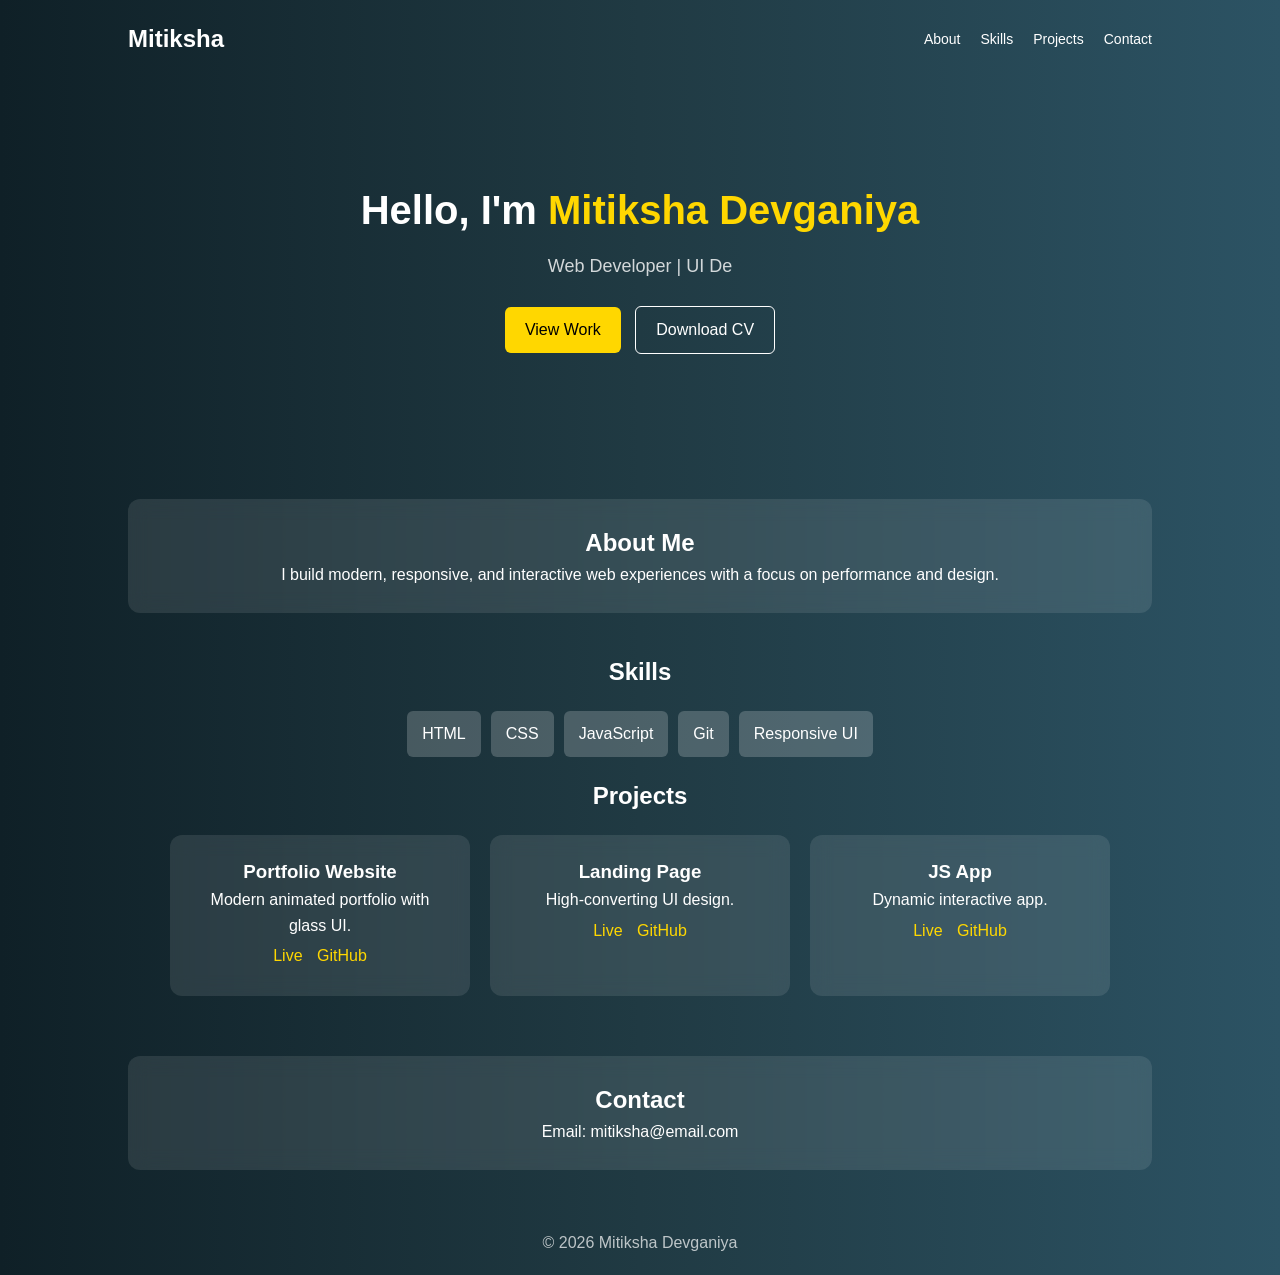
<file: index.html>
<!DOCTYPE html>
<html lang="en">
<head>
  <meta charset="UTF-8">
  <meta name="viewport" content="width=device-width, initial-scale=1.0">
  <title>Mitiksha Devganiya | Portfolio</title>

  <!-- AOS Animation -->
  <link href="https://unpkg.com/aos@2.3.4/dist/aos.css" rel="stylesheet">
  <link rel="stylesheet" href="style.css">
</head>
<body>

<!-- HEADER -->
<header>
  <h2 class="logo">Mitiksha</h2>
  <div class="menu-toggle" id="menu-toggle">☰</div>
  <nav id="nav">
    <a href="#about">About</a>
    <a href="#skills">Skills</a>
    <a href="#projects">Projects</a>
    <a href="#contact">Contact</a>
  </nav>
</header>

<!-- HERO -->
<section class="hero">
  <h1>Hello, I'm <span>Mitiksha Devganiya</span></h1>
  <p class="typing"></p>

  <div class="buttons">
    <a href="#projects" class="btn">View Work</a>
    <a href="#" class="btn-outline">Download CV</a>
  </div>
</section>

<!-- ABOUT -->
<section id="about" class="glass" data-aos="fade-up">
  <h2>About Me</h2>
  <p>I build modern, responsive, and interactive web experiences with a focus on performance and design.</p>
</section>

<!-- SKILLS -->
<section id="skills" data-aos="fade-up">
  <h2>Skills</h2>
  <div class="skills-container">
    <div class="skill">HTML</div>
    <div class="skill">CSS</div>
    <div class="skill">JavaScript</div>
    <div class="skill">Git</div>
    <div class="skill">Responsive UI</div>
  </div>
</section>

<!-- PROJECTS -->
<section id="projects" data-aos="fade-up">
  <h2>Projects</h2>
  <div class="projects-container">

    <div class="card" data-aos="zoom-in">
      <h3>Portfolio Website</h3>
      <p>Modern animated portfolio with glass UI.</p>
      <a href="pro1.html" target="_blank">Live</a>
<a href="https://github.com/mitiksha150-ship-it/mitiksha" target="_blank">GitHub</a>
    </div>

    <div class="card" data-aos="zoom-in" data-aos-delay="100">
      <h3>Landing Page</h3>
      <p>High-converting UI design.</p>
      <a href="#">Live</a>
      <a href="#">GitHub</a>
    </div>

    <div class="card" data-aos="zoom-in" data-aos-delay="200">
      <h3>JS App</h3>
      <p>Dynamic interactive app.</p>
      <a href="#">Live</a>
      <a href="#">GitHub</a>
    </div>

  </div>
</section>

<!-- CONTACT -->
<section id="contact" class="glass" data-aos="fade-up">
  <h2>Contact</h2>
  <p>Email: mitiksha@email.com</p>
</section>

<!-- FOOTER -->
<footer>
  <p>© 2026 Mitiksha Devganiya</p>
</footer>

<!-- SCRIPTS -->
<script src="https://unpkg.com/aos@2.3.4/dist/aos.js"></script>
<script src="script.js"></script>
</body>
</html>
</file>
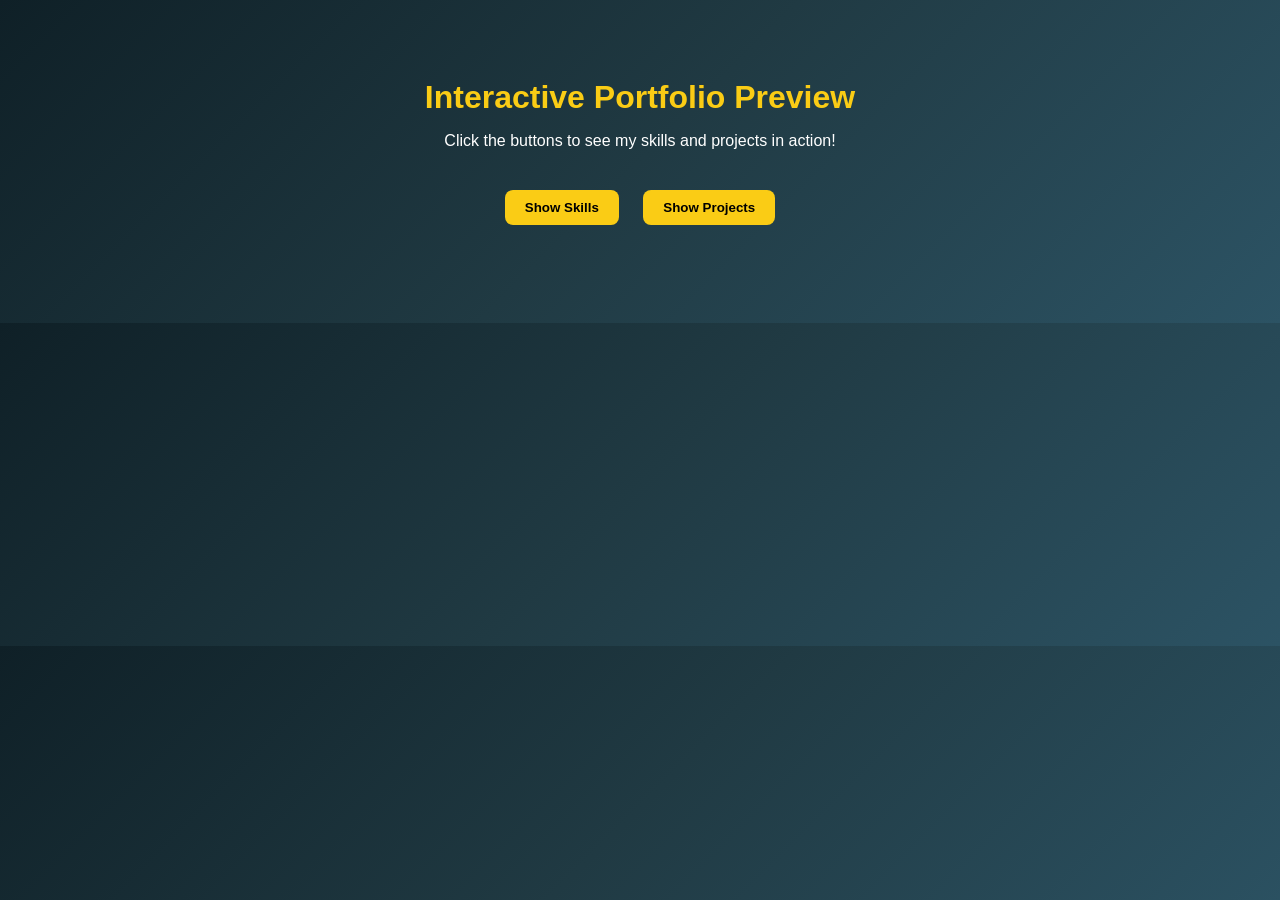
<file: pro1.html>
<!DOCTYPE html>
<html lang="en">
<head>
  <meta charset="UTF-8">
  <meta name="viewport" content="width=device-width, initial-scale=1.0">
  <title>Interactive Portfolio Preview</title>
  <link rel="stylesheet" href="pro1.css">
</head>
<body>

  <header>
    <h1>Interactive Portfolio Preview</h1>
    <p>Click the buttons to see my skills and projects in action!</p>
  </header>

  <section class="buttons-section">
    <button onclick="showSkills()">Show Skills</button>
    <button onclick="showProjects()">Show Projects</button>
  </section>

  <section id="display-area">
    <!-- Skills or Projects will appear here -->
  </section>

  <script src="pro1.js"></script>
</body>
</html>
</file>
<file: style.css>
/* ================= RESET ================= */
* {
  margin: 0;
  padding: 0;
  box-sizing: border-box;
  font-family: Arial, sans-serif;
}

body {
  background: linear-gradient(to right, #0f2027, #203a43, #2c5364);
  color: white;
  line-height: 1.6;
}

img {
  max-width: 100%;
}

/* ================= HEADER ================= */
header {
  display: flex;
  justify-content: space-between;
  align-items: center;
  padding: 20px 10%;
  position: relative;
}

.logo {
  font-size: 24px;
  font-weight: bold;
}

/* ================= NAV ================= */
nav {
  display: flex;
  gap: 20px;
}

nav a {
  text-decoration: none;
  color: white;
  font-size: 14px;
  transition: 0.3s;
}

nav a:hover {
  color: #ffd700;
}

/* ================= MENU TOGGLE ================= */
.menu-toggle {
  display: none;
  font-size: 26px;
  cursor: pointer;
}

/* ================= HERO ================= */
.hero {
  text-align: center;
  padding: 100px 20px;
}

.hero h1 {
  font-size: 2.5rem;
}

.hero span {
  color: #ffd700;
}

.typing {
  margin-top: 10px;
  font-size: 18px;
  opacity: 0.8;
}

/* ================= BUTTONS ================= */
.buttons {
  margin-top: 20px;
}

.btn, .btn-outline {
  padding: 10px 20px;
  margin: 5px;
  border-radius: 6px;
  text-decoration: none;
  display: inline-block;
  transition: 0.3s;
}

.btn {
  background: #ffd700;
  color: black;
}

.btn:hover {
  background: #ffcc00;
}

.btn-outline {
  border: 1px solid white;
  color: white;
}

.btn-outline:hover {
  background: white;
  color: black;
}

/* ================= GLASS SECTION ================= */
.glass {
  width: 80%;
  margin: 40px auto;
  padding: 25px;
  background: rgba(255,255,255,0.1);
  border-radius: 12px;
  backdrop-filter: blur(10px);
  text-align: center;
}

/* ================= SKILLS ================= */
#skills {
  text-align: center;
}

.skills-container {
  display: flex;
  flex-wrap: wrap;
  justify-content: center;
  gap: 10px;
  padding: 20px;
}

.skill {
  background: rgba(255,255,255,0.2);
  padding: 10px 15px;
  border-radius: 6px;
}

/* ================= PROJECTS ================= */
#projects {
  text-align: center;
}

.projects-container {
  display: flex;
  flex-wrap: wrap;
  justify-content: center;
  gap: 20px;
  padding: 20px;
}

.card {
  width: 300px;
  padding: 20px;
  background: rgba(255,255,255,0.1);
  border-radius: 12px;
  transition: 0.3s;
  backdrop-filter: blur(10px);
  position: relative;
  border: 2px solid transparent;
}

.card:hover {
  transform: translateY(-5px);
  border: 2px solid;
  border-image: linear-gradient(45deg,#ffd700,#00f7ff)1;
  box-shadow: 0 0 15px #ffd700,0 0 30px #00f7ff;
}

.card a {
  display: inline-block;
  margin: 5px;
  color: #ffd700;
  text-decoration: none;
}

/* ================= CONTACT ================= */
#contact {
  text-align: center;
}

/* ================= FOOTER ================= */
footer {
  text-align: center;
  padding: 20px;
  opacity: 0.7;
}

/* ================= RESPONSIVE ================= */
@media (max-width: 768px) {

  /* HEADER */
  header {
    padding: 20px;
  }

  /* NAV MOBILE */
  nav {
    position: absolute;
    top: 60px;
    right: 0;
    background: #0f2027;
    flex-direction: column;
    width: 200px;
    padding: 20px;
    display: none;
  }

  nav.active {
    display: flex;
  }

  .menu-toggle {
    display: block;
  }

  /* HERO */
  .hero {
    padding: 80px 15px;
  }

  .hero h1 {
    font-size: 1.6rem;
  }

  .typing {
    font-size: 14px;
  }

  /* BUTTONS */
  .buttons {
    display: flex;
    flex-direction: column;
    gap: 10px;
  }

  .btn, .btn-outline {
    width: 100%;
    text-align: center;
  }

  /* GLASS */
  .glass {
    width: 95%;
  }

  /* PROJECTS */
  .card {
    width: 90%;
  }

  /* SKILLS */
  .skill {
    flex: 1 1 40%;
    text-align: center;
  }
}
</file>
<file: pro1.css>
body {
  font-family: Arial, sans-serif;
  background: linear-gradient(135deg, #0f2027, #203a43, #2c5364);
  color: #fff;
  text-align: center;
  padding: 50px;
}

header h1 {
  font-size: 2rem;
  margin-bottom: 10px;
  color: #facc15;
}

header p {
  margin-bottom: 30px;
}

button {
  padding: 10px 20px;
  margin: 10px;
  border: none;
  border-radius: 8px;
  cursor: pointer;
  background-color: #facc15;
  color: #000;
  font-weight: bold;
  transition: transform 0.2s, background 0.2s;
}

button:hover {
  transform: scale(1.1);
  background-color: #ffd700;
}

#display-area {
  margin-top: 30px;
  font-size: 1.1rem;
}
</file>
